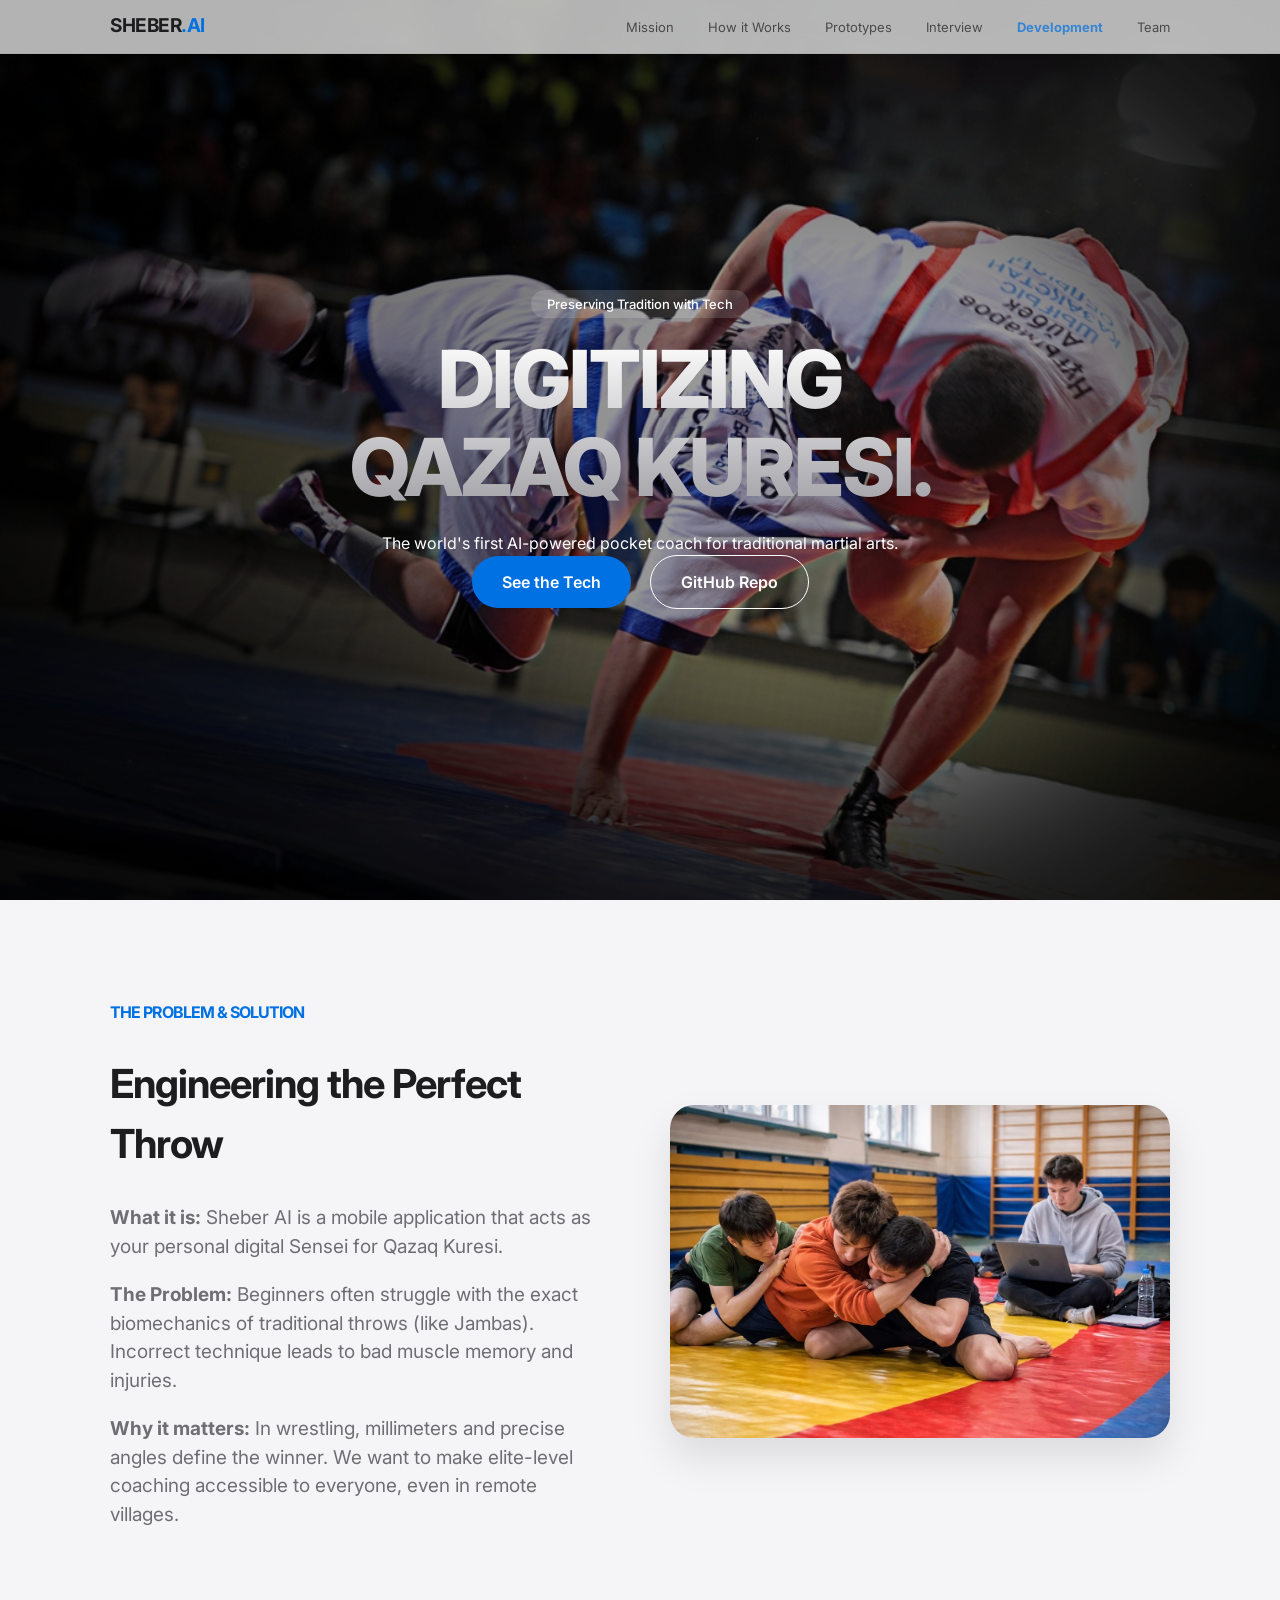
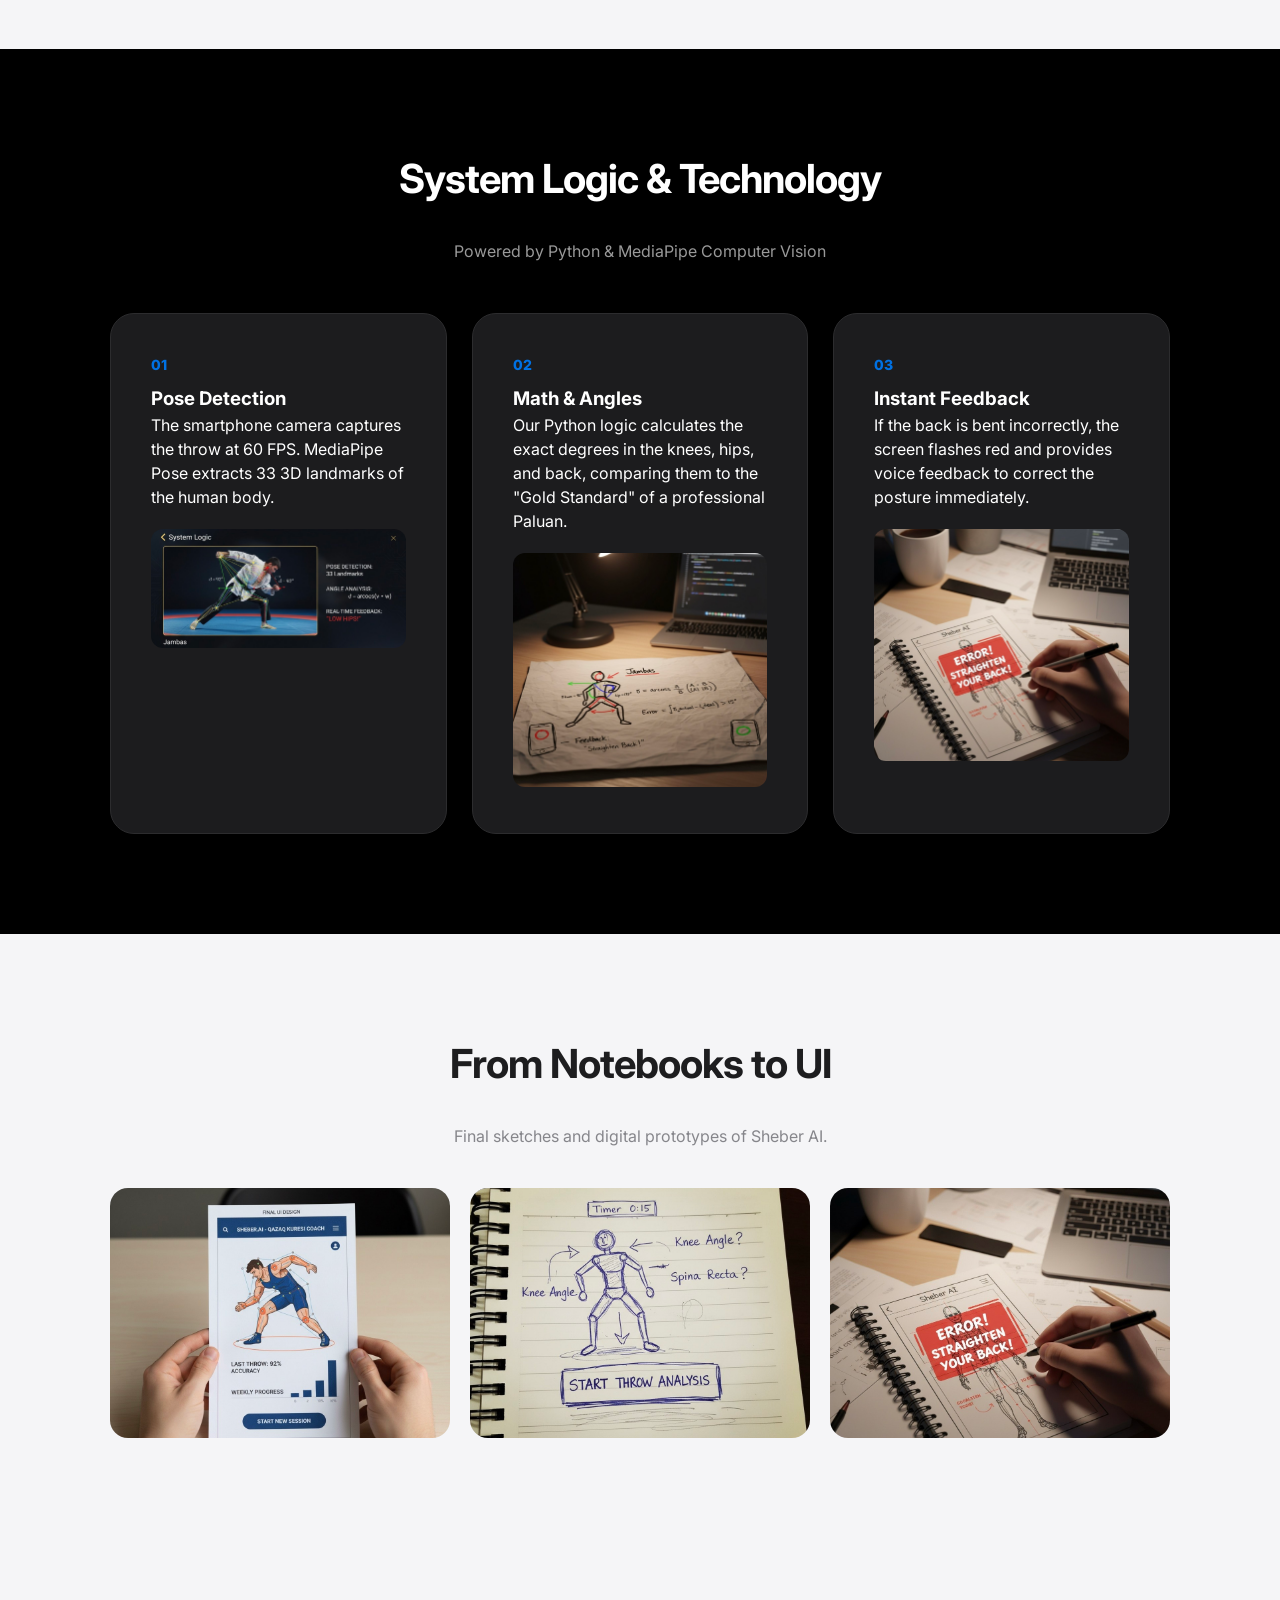
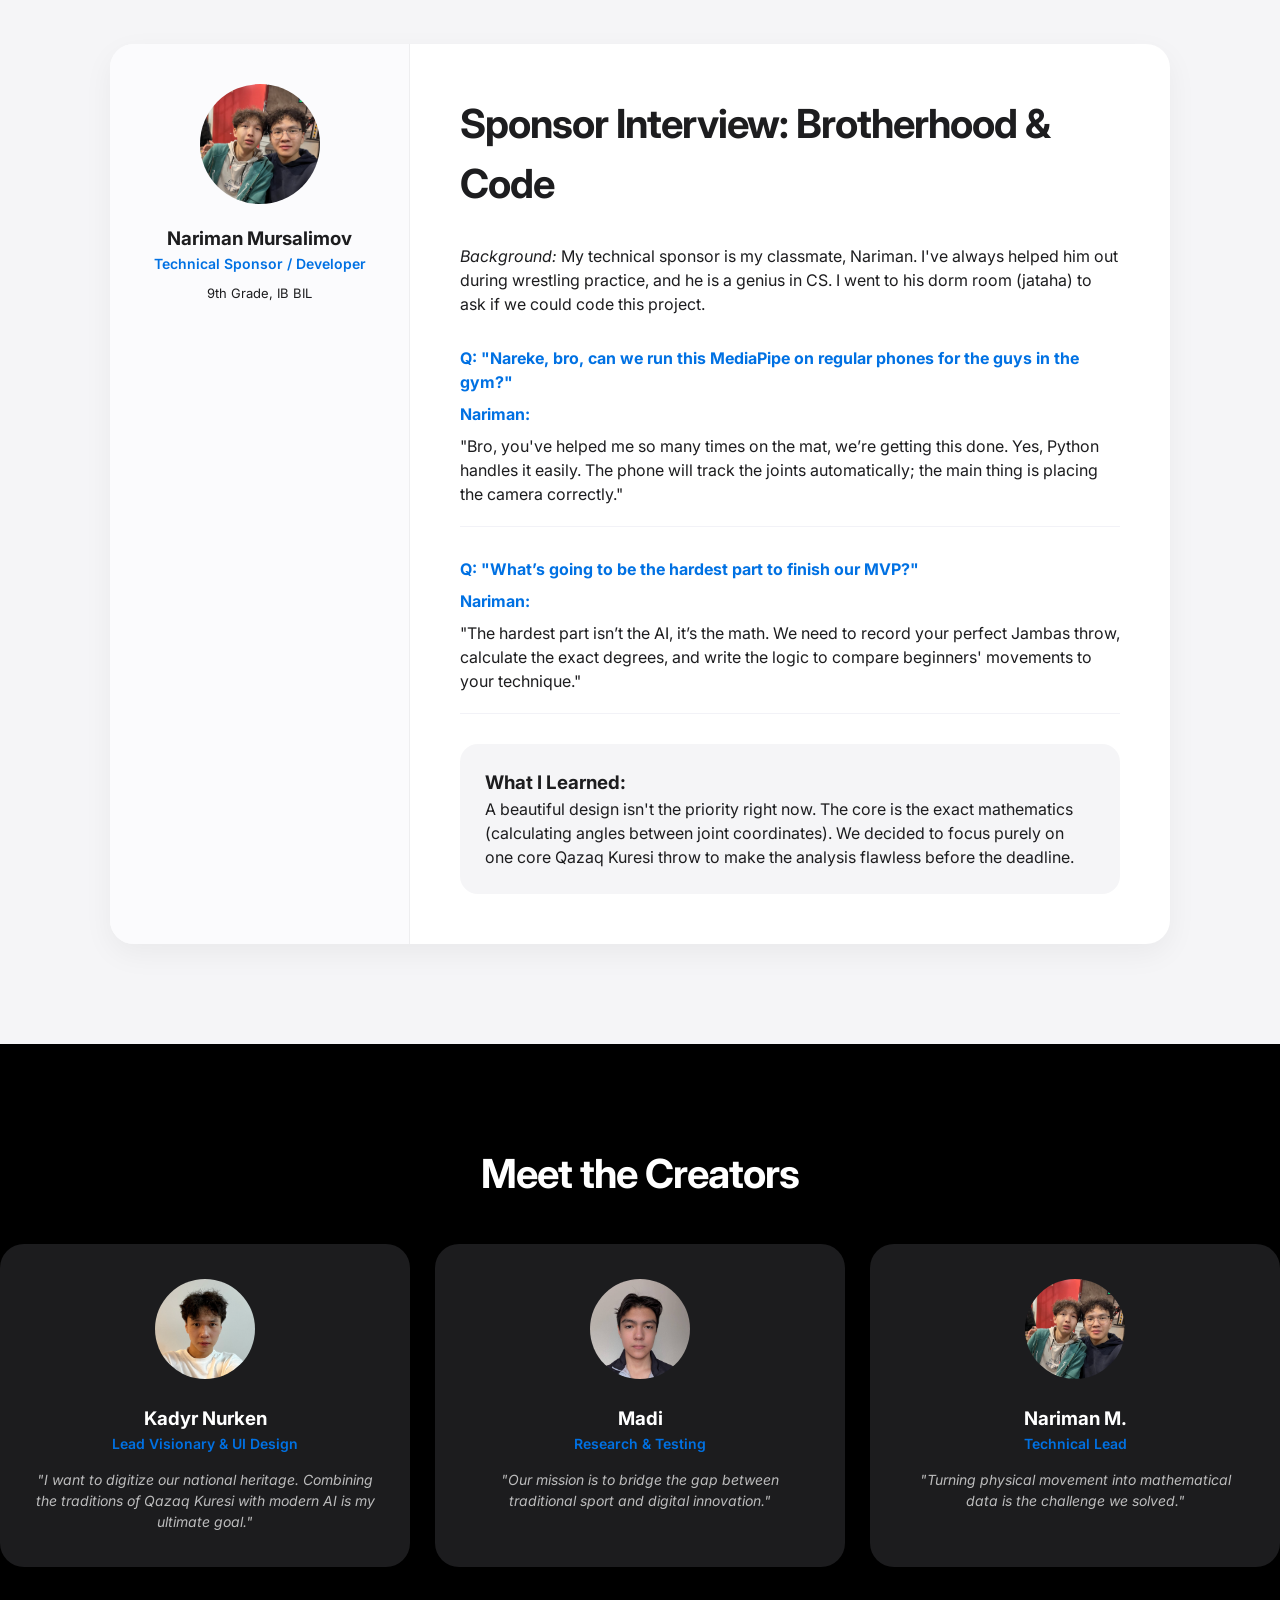
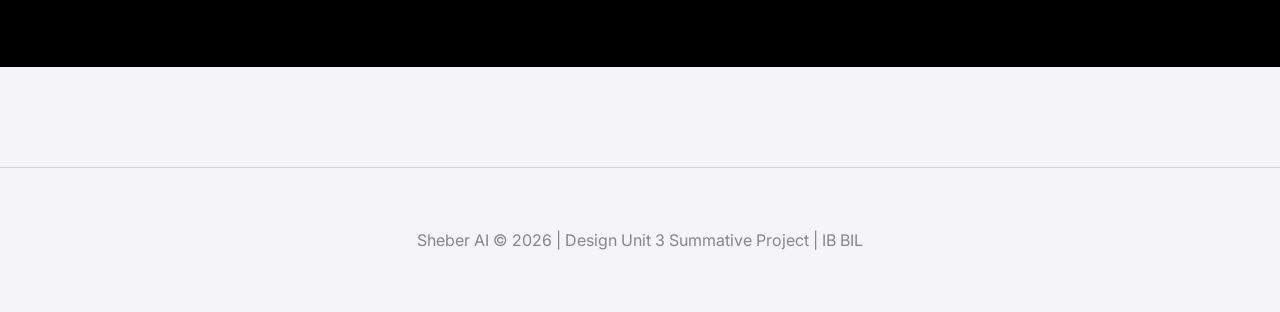
<file: index.html>
<!DOCTYPE html>
<html lang="en">
<head>
    <meta charset="UTF-8">
    <meta name="viewport" content="width=device-width, initial-scale=1.0">
    <title>Sheber AI | Digitizing Qazaq Kuresi</title>
    <link href="https://fonts.googleapis.com/css2?family=Inter:wght@300;400;600;800&display=swap" rel="stylesheet">
    <style>
        :root {
            --bg-color: #f5f5f7;
            --text-color: #1d1d1f;
            --accent-blue: #0071e3;
            --glass-bg: rgba(255, 255, 255, 0.7);
            --card-radius: 24px;
        }

        * {
            margin: 0;
            padding: 0;
            box-sizing: border-box;
            font-family: 'Inter', -apple-system, sans-serif;
        }

        body {
            background-color: var(--bg-color);
            color: var(--text-color);
            line-height: 1.5;
            -webkit-font-smoothing: antialiased;
        }

        /* Навигация Apple Style */
        .glass-nav {
            position: fixed;
            top: 0;
            width: 100%;
            background: var(--glass-bg);
            backdrop-filter: blur(20px);
            -webkit-backdrop-filter: blur(20px);
            border-bottom: 1px solid rgba(0,0,0,0.05);
            z-index: 1000;
        }

        .nav-content {
            max-width: 1100px;
            margin: 0 auto;
            padding: 12px 20px;
            display: flex;
            justify-content: space-between;
            align-items: center;
        }

        .logo { font-weight: 700; font-size: 19px; letter-spacing: -0.5px; }
        .logo span { color: var(--accent-blue); }
        .links a {
            text-decoration: none;
            color: var(--text-color);
            font-size: 13px;
            margin-left: 30px;
            opacity: 0.7;
            transition: 0.3s;
        }
        .links a:hover { opacity: 1; color: var(--accent-blue); }

        /* Hero Section */
        .hero-premium {
            height: 100vh;
            display: flex;
            align-items: center;
            justify-content: center;
            text-align: center;
            position: relative;
            background: #000;
            color: white;
            overflow: hidden;
        }

        .hero-bg {
            position: absolute;
            top: 0; left: 0; width: 100%; height: 100%;
            background-size: cover;
            background-position: center;
            opacity: 0.6;
        }

        .hero-inner { position: relative; z-index: 5; padding: 20px; }
        .badge { background: rgba(255,255,255,0.15); padding: 6px 16px; border-radius: 20px; font-size: 13px; font-weight: 500; }
        
        h1 { font-size: clamp(40px, 8vw, 80px); font-weight: 800; letter-spacing: -2px; line-height: 1.1; margin: 20px 0; }
        .gradient-text { background: linear-gradient(180deg, #fff 0%, #a1a1a6 100%); -webkit-background-clip: text; -webkit-text-fill-color: transparent; }

        .btn-main { background: var(--accent-blue); color: white; padding: 14px 30px; border-radius: 980px; text-decoration: none; font-weight: 600; margin-right: 15px; display: inline-block; }
        .btn-outline { border: 1px solid white; color: white; padding: 14px 30px; border-radius: 980px; text-decoration: none; font-weight: 600; display: inline-block; }

        /* Секции общие */
        section { padding: 100px 20px; max-width: 1100px; margin: 0 auto; }
        .container { width: 100%; }
        h2 { font-size: 40px; font-weight: 700; letter-spacing: -1px; margin-bottom: 30px; }
        
        /* Grid Problem/Solution */
        .grid-main { display: grid; grid-template-columns: 1fr 1fr; gap: 60px; align-items: center; }
        .text-block p { font-size: 19px; color: #6e6e73; margin-bottom: 20px; }
        .image-block img { width: 100%; border-radius: var(--card-radius); box-shadow: 0 20px 40px rgba(0,0,0,0.1); }

        /* Dark Section / Logic */
        .dark-section { background: #000; color: white; max-width: 100%; padding: 100px 0; }
        .white-text { color: white !important; }
        .center { text-align: center; }
        
        .logic-steps { display: grid; grid-template-columns: repeat(3, 1fr); gap: 25px; margin-top: 50px; padding: 0 20px; max-width: 1100px; margin-left: auto; margin-right: auto;}
        .l-card { background: #1c1c1e; padding: 40px; border-radius: var(--card-radius); transition: 0.3s; border: 1px solid #2c2c2e; }
        .l-card:hover { transform: translateY(-5px); background: #2c2c2e; }
        .step-num { color: var(--accent-blue); font-weight: 800; font-size: 14px; margin-bottom: 10px; }
        .tech-img { width: 100%; border-radius: 12px; margin-top: 20px; }

        /* Gallery */
        .gallery-premium { display: grid; grid-template-columns: repeat(3, 1fr); gap: 20px; margin-top: 40px; }
        .gallery-item img { width: 100%; border-radius: 18px; object-fit: cover; height: 250px; }
        .main-p { grid-column: span 1; }

        /* Sponsor Box (Interview) */
        .sponsor-box { background: white; border-radius: var(--card-radius); display: grid; grid-template-columns: 300px 1fr; overflow: hidden; box-shadow: 0 10px 30px rgba(0,0,0,0.05); }
        .sponsor-profile { background: #fbfbfd; padding: 40px; text-align: center; border-right: 1px solid rgba(0,0,0,0.05); }
        .sponsor-profile img { width: 120px; height: 120px; border-radius: 50%; margin-bottom: 15px; object-fit: cover;}
        .sponsor-text { padding: 50px; }
        .qa-block { margin-top: 30px; border-bottom: 1px solid #f2f2f7; padding-bottom: 20px; }
        .qa-block strong { color: var(--accent-blue); display: block; margin-bottom: 8px; }
        .learned-block { background: #f5f5f7; padding: 25px; border-radius: 18px; margin-top: 30px; }

        /* Team */
        .team-grid { display: grid; grid-template-columns: repeat(3, 1fr); gap: 25px; margin-top: 40px; }
        .team-card { background: #1c1c1e; padding: 35px; border-radius: var(--card-radius); text-align: center; }
        .team-card img { width: 100px; height: 100px; border-radius: 50%; margin-bottom: 20px; object-fit: cover; }
        .role { color: var(--accent-blue); font-weight: 600; font-size: 14px; margin-bottom: 10px; }
        .motivation { font-style: italic; font-size: 14px; opacity: 0.7; margin-top: 15px; }

        /* Animation */
        .reveal { opacity: 0; transform: translateY(30px); transition: 1s ease; }
        .reveal.active { opacity: 1; transform: translateY(0); }

        footer { text-align: center; padding: 60px; color: #86868b; border-top: 1px solid #d2d2d7; margin-top: 100px; }

        @media (max-width: 768px) {
            .grid-main, .logic-steps, .gallery-premium, .sponsor-box, .team-grid { grid-template-columns: 1fr !important; }
            h1 { font-size: 45px; }
        }
    </style>
</head>
<body>

    <nav class="glass-nav">
        <div class="nav-content">
            <div class="logo">SHEBER<span>.AI</span></div>
           <div class="links">
    <a href="#about">Mission</a>
    <a href="#logic">How it Works</a>
    <a href="#prototype">Prototypes</a>
    <a href="#sponsor">Interview</a>
    <a href="process.html" style="font-weight: bold; color: var(--accent-blue);">Development</a> <a href="#authors">Team</a>
</div>
        </div>
    </nav>

    <header class="hero-premium">
        <div class="hero-bg" style="background-image: url('kazakh kuresi 1.jpg');"></div>
        <div class="hero-inner">
            <span class="badge">Preserving Tradition with Tech</span>
            <h1 class="gradient-text">DIGITIZING<br>QAZAQ KURESI.</h1>
            <p>The world's first AI-powered pocket coach for traditional martial arts.</p>
            <div class="hero-cta">
                <a href="#logic" class="btn-main">See the Tech</a>
                <a href="https://github.com/kadurnurken-maker/sheber-ai" class="btn-outline">GitHub Repo</a>
            </div>
        </div>
    </header>

    <section id="about" class="reveal">
        <div class="container grid-main">
            <div class="text-block">
                <h2 style="font-size: 16px; color: var(--accent-blue); text-transform: uppercase;">The Problem & Solution</h2>
                <h2>Engineering the Perfect Throw</h2>
                <p><strong>What it is:</strong> Sheber AI is a mobile application that acts as your personal digital Sensei for Qazaq Kuresi.</p>
                <p><strong>The Problem:</strong> Beginners often struggle with the exact biomechanics of traditional throws (like Jambas). Incorrect technique leads to bad muscle memory and injuries.</p>
                <p><strong>Why it matters:</strong> In wrestling, millimeters and precise angles define the winner. We want to make elite-level coaching accessible to everyone, even in remote villages.</p>
            </div>
            <div class="image-block">
                <img src="IMG_4762.JPG" alt="Training Process on Tatami">
            </div>
        </div>
    </section>

    <section id="logic" class="dark-section">
        <div class="container">
            <h2 class="center white-text">System Logic & Technology</h2>
            <p class="center white-text" style="opacity: 0.6;">Powered by Python & MediaPipe Computer Vision</p>
            
            <div class="logic-steps">
                <div class="l-card reveal">
                    <div class="step-num">01</div>
                    <h3>Pose Detection</h3>
                    <p>The smartphone camera captures the throw at 60 FPS. MediaPipe Pose extracts 33 3D landmarks of the human body.</p>
                    <img src="IMG_4757.jpg" alt="AI Tracking" class="tech-img">
                </div>
                <div class="l-card reveal">
                    <div class="step-num">02</div>
                    <h3>Math & Angles</h3>
                    <p>Our Python logic calculates the exact degrees in the knees, hips, and back, comparing them to the "Gold Standard" of a professional Paluan.</p>
                    <img src="IMG_4758.jpg" alt="Angle Math" class="tech-img">
                </div>
                <div class="l-card reveal">
                    <div class="step-num">03</div>
                    <h3>Instant Feedback</h3>
                    <p>If the back is bent incorrectly, the screen flashes red and provides voice feedback to correct the posture immediately.</p>
                    <img src="IMG_4760.jpg" alt="Instant Feedback UI" class="tech-img">
                </div>
            </div>
        </div>
    </section>

    <section id="prototype" class="reveal">
        <div class="container">
            <h2 class="center">From Notebooks to UI</h2>
            <p class="center" style="color: #86868b; margin-bottom: 30px;">Final sketches and digital prototypes of Sheber AI.</p>
            <div class="gallery-premium">
                <div class="gallery-item main-p"><img src="IMG_4759.jpg" alt="Final UI App Design"></div>
                <div class="gallery-item"><img src="IMG_4763.jpg" alt="Initial Concept Sketch"></div>
                <div class="gallery-item"><img src="IMG_4760.jpg" alt="Feedback Screen Sketch"></div>
            </div>
        </div>
    </section>

    <section id="sponsor" class="reveal">
        <div class="container">
            <div class="sponsor-box">
                <div class="sponsor-profile">
                    <img src="IMG_3914.JPG" alt="Nariman Mursalimov">
                    <h3>Nariman Mursalimov</h3>
                    <p class="role">Technical Sponsor / Developer</p>
                    <p style="font-size: 13px;">9th Grade, IB BIL</p>
                </div>
                <div class="sponsor-text">
                    <h2>Sponsor Interview: Brotherhood & Code</h2>
                    <p><em>Background:</em> My technical sponsor is my classmate, Nariman. I've always helped him out during wrestling practice, and he is a genius in CS. I went to his dorm room (jataha) to ask if we could code this project.</p>
                    
                    <div class="qa-block">
                        <p><strong>Q: "Nareke, bro, can we run this MediaPipe on regular phones for the guys in the gym?"</strong></p>
                        <p><strong>Nariman:</strong> "Bro, you've helped me so many times on the mat, we’re getting this done. Yes, Python handles it easily. The phone will track the joints automatically; the main thing is placing the camera correctly."</p>
                    </div>
                    
                    <div class="qa-block">
                        <p><strong>Q: "What’s going to be the hardest part to finish our MVP?"</strong></p>
                        <p><strong>Nariman:</strong> "The hardest part isn’t the AI, it’s the math. We need to record your perfect Jambas throw, calculate the exact degrees, and write the logic to compare beginners' movements to your technique."</p>
                    </div>

                    <div class="learned-block">
                        <h3>What I Learned:</h3>
                        <p>A beautiful design isn't the priority right now. The core is the exact mathematics (calculating angles between joint coordinates). We decided to focus purely on one core Qazaq Kuresi throw to make the analysis flawless before the deadline.</p>
                    </div>
                </div>
            </div>
        </div>
    </section>

    <section id="authors" class="dark-section">
        <div class="container">
            <h2 class="center white-text">Meet the Creators</h2>
            <div class="team-grid">
                <div class="team-card reveal">
                    <img src="IMG_4383.jpg" alt="Author">
                    <h3>Kadyr Nurken</h3>
                    <p class="role">Lead Visionary & UI Design</p>
                    <p class="motivation">"I want to digitize our national heritage. Combining the traditions of Qazaq Kuresi with modern AI is my ultimate goal."</p>
                </div>
                <div class="team-card reveal">
                    <img src="IMG_6C34CCD4B9FD-4.jpeg" alt="Author">
                    <h3>Madi</h3>
                    <p class="role">Research & Testing</p>
                    <p class="motivation">"Our mission is to bridge the gap between traditional sport and digital innovation."</p>
                </div>
                <div class="team-card reveal">
                    <img src="IMG_3914.JPG" alt="Sponsor">
                    <h3>Nariman M.</h3>
                    <p class="role">Technical Lead</p>
                    <p class="motivation">"Turning physical movement into mathematical data is the challenge we solved."</p>
                </div>
            </div>
        </div>
    </section>

    <footer>
        <p>Sheber AI © 2026 | Design Unit 3 Summative Project | IB BIL</p>
    </footer>

    <script>
        // Анимация при скролле
        const observer = new IntersectionObserver((entries) => {
            entries.forEach(entry => {
                if (entry.isIntersecting) {
                    entry.target.classList.add('active');
                }
            });
        }, { threshold: 0.1 });
        
        document.querySelectorAll('.reveal').forEach(el => observer.observe(el));
    </script>
</body>
</html>
</file>
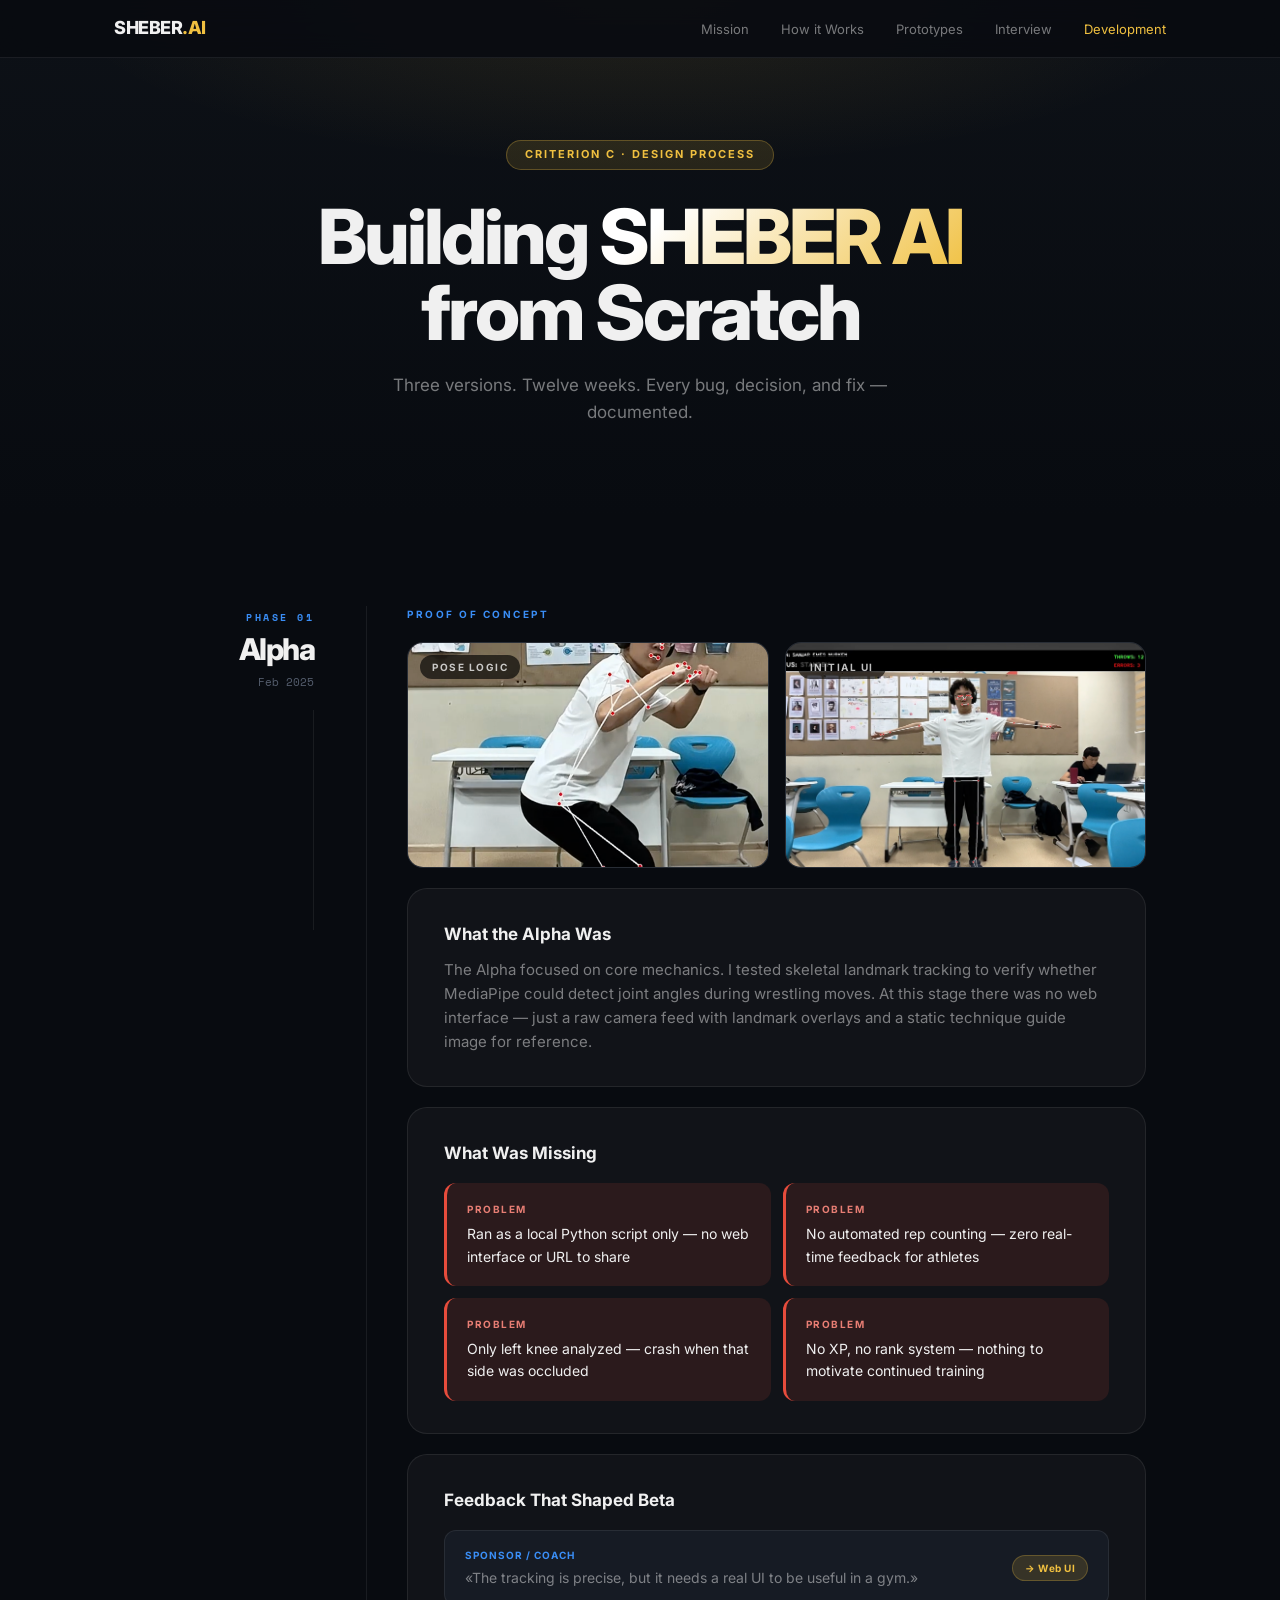
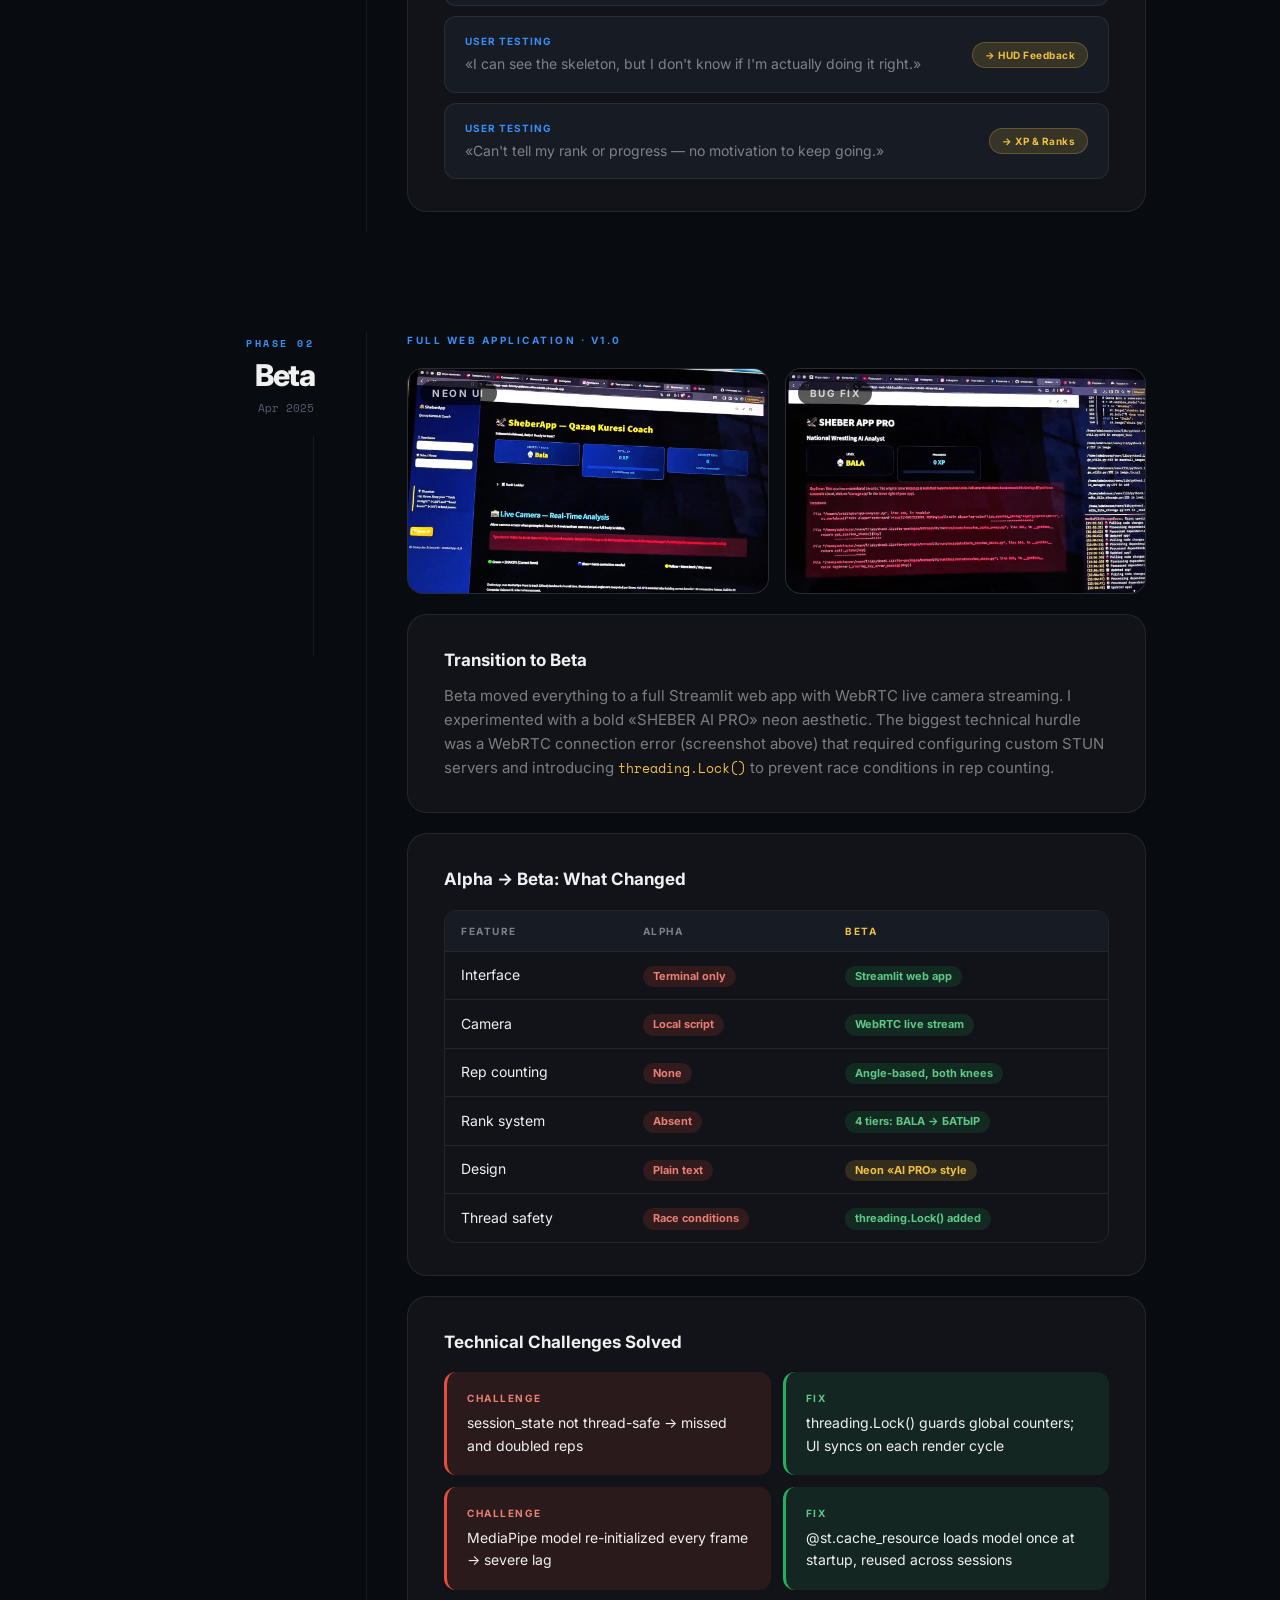
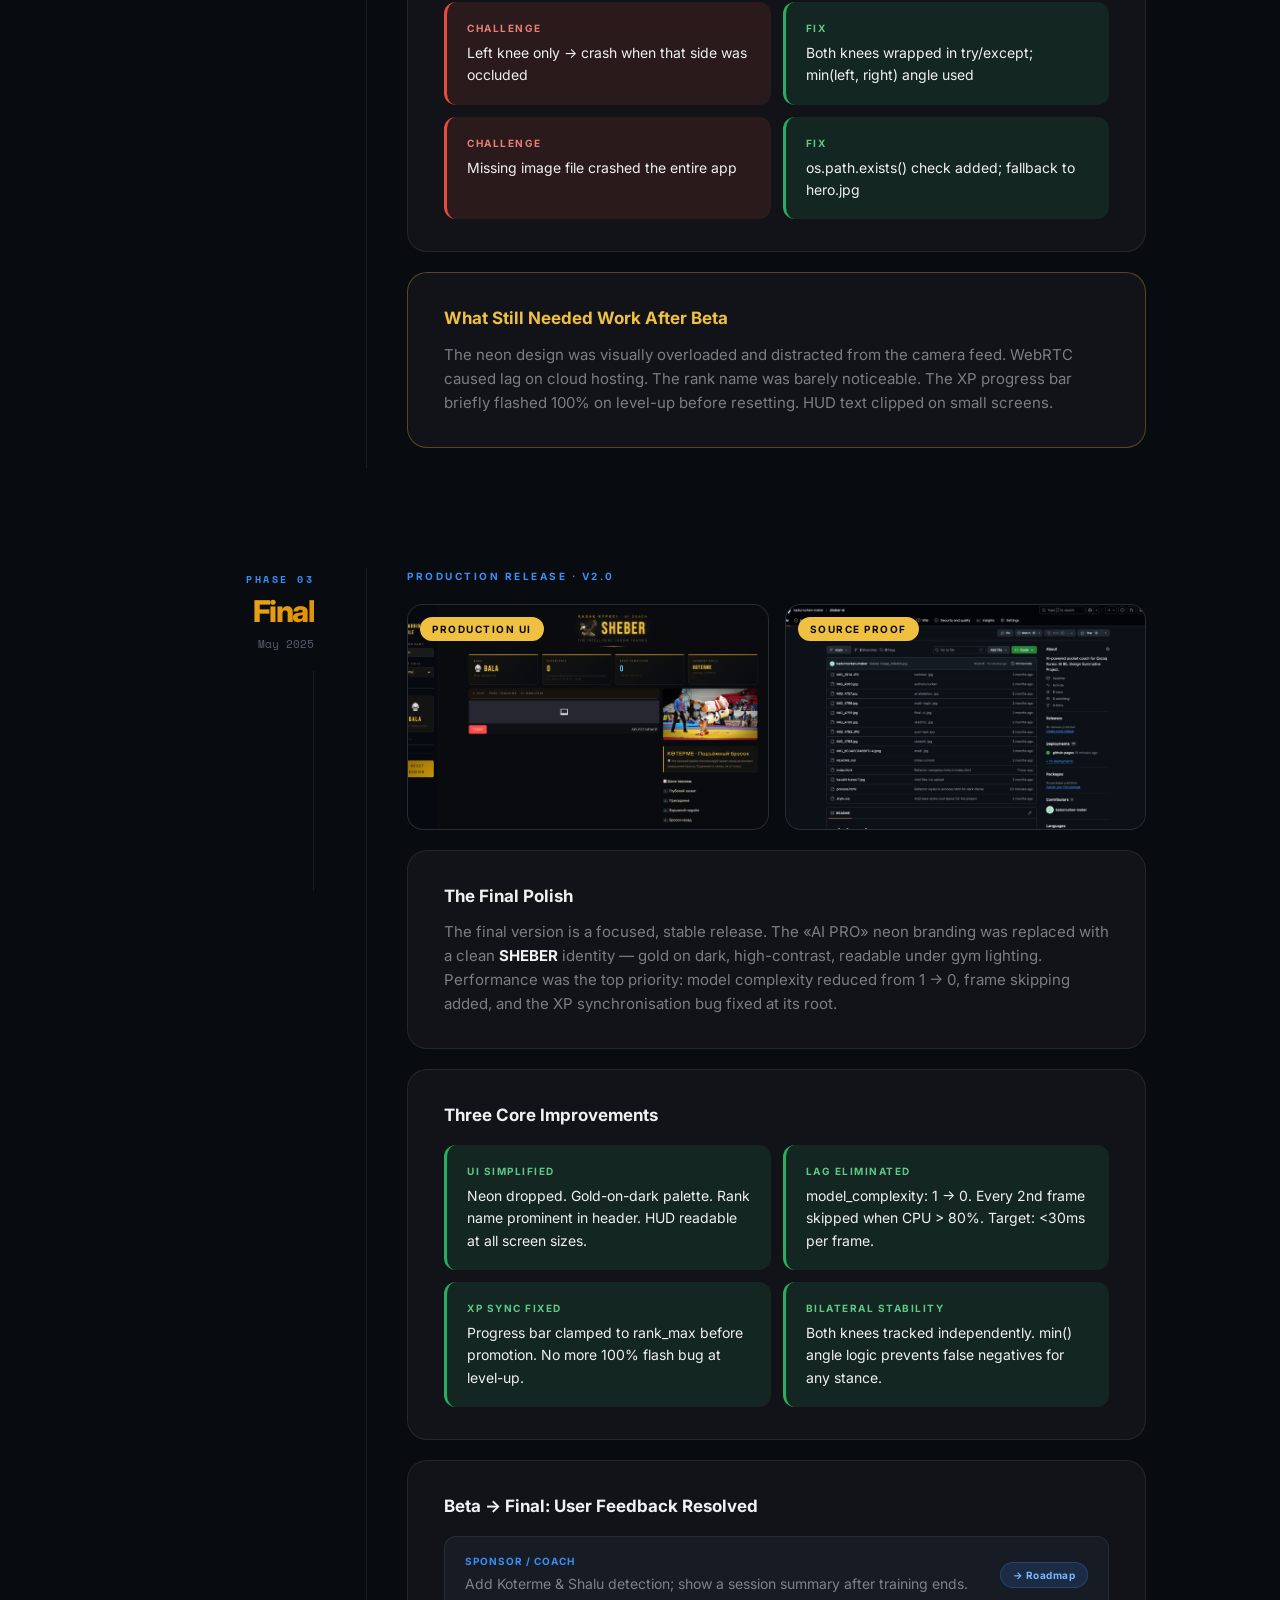
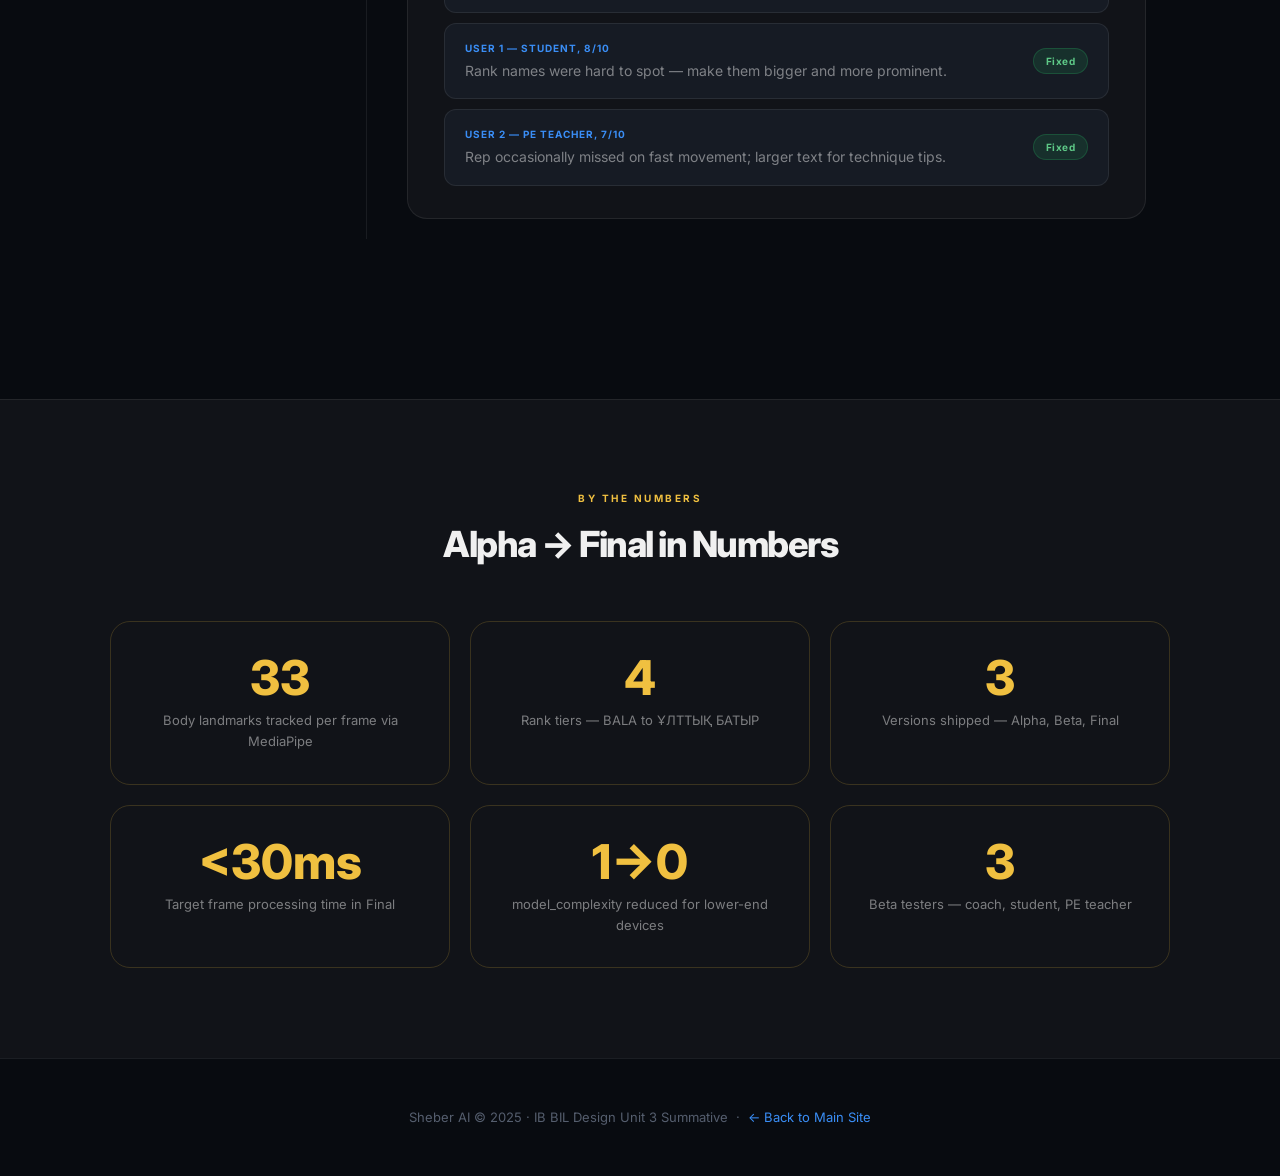
<file: process.html>
<!DOCTYPE html>
<html lang="en">
<head>
<meta charset="UTF-8">
<meta name="viewport" content="width=device-width, initial-scale=1.0">
<title>Development Process | Sheber AI</title>
<link href="https://fonts.googleapis.com/css2?family=Inter:wght@300;400;600;800&family=Space+Mono:wght@400;700&display=swap" rel="stylesheet">
<style>
  :root {
    --bg:     #080b10;
    --card:   #111318;
    --card2:  #161b24;
    --border: rgba(255,255,255,0.08);
    --text:   #f0f0f0;
    --muted:  rgba(255,255,255,0.45);
    --accent: #3a8ef6;
    --gold:   #f0c040;
    --green:  #27ae60;
    --red:    #e74c3c;
    --radius: 20px;
  }

  *, *::before, *::after { margin: 0; padding: 0; box-sizing: border-box; }

  body {
    background: var(--bg);
    color: var(--text);
    font-family: 'Inter', -apple-system, sans-serif;
    line-height: 1.6;
    -webkit-font-smoothing: antialiased;
  }

  /* ── NAV ── */
  .glass-nav {
    position: fixed; top: 0; width: 100%; z-index: 1000;
    background: rgba(8,11,16,0.88);
    backdrop-filter: blur(20px);
    -webkit-backdrop-filter: blur(20px);
    border-bottom: 1px solid var(--border);
  }
  .nav-content {
    max-width: 1100px; margin: 0 auto;
    padding: 14px 24px;
    display: flex; justify-content: space-between; align-items: center;
  }
  .logo { font-weight: 800; font-size: 18px; letter-spacing: -0.5px; text-decoration: none; color: var(--text); }
  .logo span { color: var(--gold); }
  .links a { text-decoration: none; color: var(--muted); font-size: 13px; margin-left: 28px; transition: color 0.2s; }
  .links a:hover { color: var(--text); }
  .links a.active { color: var(--gold); }

  /* ── HERO ── */
  .process-hero {
    padding: 140px 24px 90px;
    background: linear-gradient(180deg, #0d1117 0%, var(--bg) 100%);
    text-align: center; position: relative; overflow: hidden;
  }
  .process-hero::before {
    content: ''; position: absolute; inset: 0;
    background: radial-gradient(ellipse 70% 50% at 50% 0%, rgba(240,192,64,0.10) 0%, transparent 65%);
    pointer-events: none;
  }
  .hero-chip {
    display: inline-block;
    background: rgba(240,192,64,0.12); border: 1px solid rgba(240,192,64,0.28); color: var(--gold);
    padding: 5px 18px; border-radius: 100px;
    font-size: 11px; font-weight: 700; letter-spacing: 2px; text-transform: uppercase;
    margin-bottom: 28px;
  }
  .process-hero h1 {
    font-size: clamp(40px, 7vw, 76px); font-weight: 800; letter-spacing: -3px; line-height: 1.0; margin-bottom: 22px;
  }
  .process-hero h1 em {
    font-style: normal;
    background: linear-gradient(135deg, #fff 20%, var(--gold) 100%);
    -webkit-background-clip: text; -webkit-text-fill-color: transparent;
  }
  .process-hero p { font-size: 17px; color: var(--muted); max-width: 520px; margin: 0 auto; }

  /* ── TIMELINE ── */
  .timeline { max-width: 1060px; margin: 0 auto; padding: 90px 24px 60px; }

  /* ── PHASE ROW ── */
  .phase {
    display: grid; grid-template-columns: 180px 1fr; gap: 52px;
    margin-bottom: 100px;
    opacity: 0; transform: translateY(36px);
    transition: opacity 0.75s ease, transform 0.75s ease;
  }
  .phase.visible { opacity: 1; transform: translateY(0); }

  .phase-meta { text-align: right; padding-top: 4px; }
  .phase-num {
    font-family: 'Space Mono', monospace;
    font-size: 10px; font-weight: 700; letter-spacing: 2.5px; text-transform: uppercase;
    color: var(--accent); margin-bottom: 8px;
  }
  .phase-title {
    font-size: 30px; font-weight: 800; letter-spacing: -1.5px;
    color: var(--text); line-height: 1; margin-bottom: 10px;
  }
  .phase-title.gold {
    background: linear-gradient(135deg, var(--gold), #e09000);
    -webkit-background-clip: text; -webkit-text-fill-color: transparent;
  }
  .phase-date { font-family: 'Space Mono', monospace; font-size: 11px; color: #555e6e; }
  .phase-meta::after {
    content: ''; display: block;
    width: 1px; background: rgba(255,255,255,0.07);
    height: 220px; margin: 18px 0 0 auto;
  }

  .phase-body { border-left: 1px solid rgba(255,255,255,0.07); padding-left: 40px; }
  .eyebrow {
    font-size: 10px; font-weight: 700; letter-spacing: 2.5px; text-transform: uppercase;
    color: var(--accent); margin-bottom: 20px;
  }

  /* ── CARD ── */
  .card {
    background: var(--card); border: 1px solid var(--border);
    border-radius: var(--radius); padding: 32px 36px; margin-bottom: 20px;
  }
  .card h3 { font-size: 17px; font-weight: 700; color: var(--text); margin-bottom: 10px; }
  .card p  { font-size: 15px; color: var(--muted); }
  .card.gold-border { border-color: rgba(240,192,64,0.30); }
  .card.gold-border h3 { color: var(--gold); }
  .card.mt { margin-top: 20px; }

  /* ── PHOTO GRID ── */
  .photo-grid {
    display: grid; grid-template-columns: 1fr 1fr;
    gap: 16px; margin-bottom: 20px;
  }
  .photo-slot {
    position: relative; border-radius: 16px; overflow: hidden;
    background: var(--card2); border: 1px solid var(--border);
    aspect-ratio: 16/10;
  }
  .photo-slot img {
    width: 100%; height: 100%;
    object-fit: cover; display: block;
  }
  .photo-label {
    position: absolute; top: 12px; left: 12px;
    font-size: 10px; font-weight: 700; letter-spacing: 1.5px; text-transform: uppercase;
    padding: 4px 12px; border-radius: 100px;
  }
  .dark-chip { background: rgba(0,0,0,0.65); color: rgba(255,255,255,0.75); }
  .gold-chip { background: var(--gold); color: #080b10; }

  /* ── PROBLEM / FIX GRID ── */
  .pf-grid { display: grid; grid-template-columns: 1fr 1fr; gap: 12px; margin-top: 16px; }
  .pf-item { border-radius: 12px; padding: 18px 20px; font-size: 14px; color: var(--text); }
  .pf-item strong {
    display: block; font-size: 10px; letter-spacing: 1.5px;
    text-transform: uppercase; margin-bottom: 6px; font-weight: 700;
  }
  .pf-item.prob { background: rgba(231,76,60,0.12); border-left: 3px solid var(--red); }
  .pf-item.prob strong { color: #e87e74; }
  .pf-item.fix  { background: rgba(39,174,96,0.12); border-left: 3px solid var(--green); }
  .pf-item.fix  strong { color: #5ec987; }

  /* ── FEEDBACK LIST ── */
  .fb-list { display: flex; flex-direction: column; gap: 10px; margin-top: 16px; }
  .fb-row {
    background: var(--card2); border: 1px solid var(--border);
    border-radius: 12px; padding: 16px 20px;
    display: grid; grid-template-columns: 1fr auto; align-items: center; gap: 16px;
  }
  .fb-who { font-size: 10px; font-weight: 700; letter-spacing: 1px; text-transform: uppercase; color: var(--accent); margin-bottom: 4px; }
  .fb-quote { font-size: 14px; color: var(--muted); }
  .fb-tag {
    font-size: 10px; font-weight: 700; letter-spacing: 0.5px;
    padding: 4px 12px; border-radius: 100px; white-space: nowrap;
  }
  .fb-tag.yellow { background: rgba(240,192,64,0.15); color: var(--gold); border: 1px solid rgba(240,192,64,0.25); }
  .fb-tag.blue   { background: rgba(58,142,246,0.15); color: #7ab8ff; border: 1px solid rgba(58,142,246,0.25); }
  .fb-tag.green  { background: rgba(39,174,96,0.15);  color: #5ec987; border: 1px solid rgba(39,174,96,0.25); }

  /* ── COMPARE TABLE ── */
  .compare-wrap { margin-top: 16px; border-radius: 12px; overflow: hidden; border: 1px solid var(--border); }
  .compare-table { width: 100%; border-collapse: collapse; font-size: 14px; }
  .compare-table th {
    background: var(--card2); color: var(--muted); padding: 12px 16px; text-align: left;
    font-size: 10px; font-weight: 700; letter-spacing: 1.5px; text-transform: uppercase;
  }
  .compare-table th.col-final { color: var(--gold); }
  .compare-table td { padding: 12px 16px; color: var(--text); border-top: 1px solid var(--border); }
  .compare-table tr:hover td { background: rgba(255,255,255,0.02); }
  .tag { display: inline-block; padding: 2px 10px; border-radius: 100px; font-size: 11px; font-weight: 700; }
  .tag.bad  { background: rgba(231,76,60,0.15);  color: #e87e74; }
  .tag.ok   { background: rgba(240,192,64,0.15); color: var(--gold); }
  .tag.good { background: rgba(39,174,96,0.15);  color: #5ec987; }

  /* ── STATS ── */
  .stats-section { padding: 90px 24px; background: var(--card); border-top: 1px solid var(--border); }
  .stats-inner { max-width: 1060px; margin: 0 auto; }
  .stats-eyebrow { font-size: 10px; font-weight: 700; letter-spacing: 2.5px; text-transform: uppercase; color: var(--gold); text-align: center; margin-bottom: 10px; }
  .stats-title { font-size: 36px; font-weight: 800; letter-spacing: -1.5px; color: var(--text); text-align: center; margin-bottom: 48px; }
  .stats-grid { display: grid; grid-template-columns: repeat(3,1fr); gap: 20px; }
  .stat-card {
    border: 1px solid rgba(240,192,64,0.18); border-radius: var(--radius);
    padding: 32px; text-align: center; transition: border-color 0.25s;
  }
  .stat-card:hover { border-color: rgba(240,192,64,0.55); }
  .stat-num   { font-size: 48px; font-weight: 800; color: var(--gold); line-height: 1; }
  .stat-label { font-size: 13px; color: var(--muted); margin-top: 8px; }

  /* ── FOOTER ── */
  footer {
    text-align: center; padding: 48px 24px;
    border-top: 1px solid var(--border);
    font-size: 13px; color: #555e6e;
  }
  footer a { color: var(--accent); text-decoration: none; }

  /* ── RESPONSIVE ── */
  @media (max-width: 740px) {
    .phase              { grid-template-columns: 1fr; gap: 16px; }
    .phase-meta         { text-align: left; }
    .phase-meta::after  { display: none; }
    .phase-body         { border-left: none; padding-left: 0; }
    .pf-grid            { grid-template-columns: 1fr; }
    .photo-grid         { grid-template-columns: 1fr; }
    .stats-grid         { grid-template-columns: 1fr 1fr; }
  }
</style>
</head>
<body>

<!-- NAV -->
<nav class="glass-nav">
  <div class="nav-content">
    <a href="index.html" class="logo">SHEBER<span>.AI</span></a>
    <div class="links">
      <a href="index.html#about">Mission</a>
      <a href="index.html#logic">How it Works</a>
      <a href="index.html#prototype">Prototypes</a>
      <a href="index.html#sponsor">Interview</a>
      <a href="process.html" class="active">Development</a>
    </div>
  </div>
</nav>

<!-- HERO -->
<header class="process-hero">
  <div class="hero-chip">Criterion C · Design Process</div>
  <h1>Building <em>SHEBER AI</em><br>from Scratch</h1>
  <p>Three versions. Twelve weeks. Every bug, decision, and fix — documented.</p>
</header>

<!-- TIMELINE -->
<div class="timeline">

  <!-- ═══ PHASE 01 — ALPHA ═══ -->
  <div class="phase" id="phase-alpha">
    <div class="phase-meta">
      <div class="phase-num">Phase 01</div>
      <div class="phase-title">Alpha</div>
      <div class="phase-date">Feb 2025</div>
    </div>
    <div class="phase-body">
      <div class="eyebrow">Proof of Concept</div>

      <div class="photo-grid">
        <div class="photo-slot">
          <img src="image_1e931f.png" alt="Alpha — MediaPipe skeleton tracking">
          <div class="photo-label dark-chip">Pose Logic</div>
        </div>
        <div class="photo-slot">
          <img src="image_1e9e64.png" alt="Alpha — Initial interface with guide">
          <div class="photo-label dark-chip">Initial UI</div>
        </div>
      </div>

      <div class="card">
        <h3>What the Alpha Was</h3>
        <p>The Alpha focused on core mechanics. I tested skeletal landmark tracking to verify whether MediaPipe could detect joint angles during wrestling moves. At this stage there was no web interface — just a raw camera feed with landmark overlays and a static technique guide image for reference.</p>
      </div>

      <div class="card mt">
        <h3>What Was Missing</h3>
        <div class="pf-grid">
          <div class="pf-item prob"><strong>Problem</strong>Ran as a local Python script only — no web interface or URL to share</div>
          <div class="pf-item prob"><strong>Problem</strong>No automated rep counting — zero real-time feedback for athletes</div>
          <div class="pf-item prob"><strong>Problem</strong>Only left knee analyzed — crash when that side was occluded</div>
          <div class="pf-item prob"><strong>Problem</strong>No XP, no rank system — nothing to motivate continued training</div>
        </div>
      </div>

      <div class="card mt">
        <h3>Feedback That Shaped Beta</h3>
        <div class="fb-list">
          <div class="fb-row">
            <div><div class="fb-who">Sponsor / Coach</div><div class="fb-quote">«The tracking is precise, but it needs a real UI to be useful in a gym.»</div></div>
            <div class="fb-tag yellow">→ Web UI</div>
          </div>
          <div class="fb-row">
            <div><div class="fb-who">User Testing</div><div class="fb-quote">«I can see the skeleton, but I don't know if I'm actually doing it right.»</div></div>
            <div class="fb-tag yellow">→ HUD Feedback</div>
          </div>
          <div class="fb-row">
            <div><div class="fb-who">User Testing</div><div class="fb-quote">«Can't tell my rank or progress — no motivation to keep going.»</div></div>
            <div class="fb-tag yellow">→ XP & Ranks</div>
          </div>
        </div>
      </div>
    </div>
  </div>

  <!-- ═══ PHASE 02 — BETA ═══ -->
  <div class="phase" id="phase-beta">
    <div class="phase-meta">
      <div class="phase-num">Phase 02</div>
      <div class="phase-title">Beta</div>
      <div class="phase-date">Apr 2025</div>
    </div>
    <div class="phase-body">
      <div class="eyebrow">Full Web Application · v1.0</div>

      <div class="photo-grid">
        <div class="photo-slot">
          <img src="image_3e0934.png" alt="Beta — Neon AI PRO design">
          <div class="photo-label dark-chip">Neon UI</div>
        </div>
        <div class="photo-slot">
          <img src="image_3e6e6d.png" alt="Beta — WebRTC connection error being debugged">
          <div class="photo-label dark-chip">Bug Fix</div>
        </div>
      </div>

      <div class="card">
        <h3>Transition to Beta</h3>
        <p>Beta moved everything to a full Streamlit web app with WebRTC live camera streaming. I experimented with a bold «SHEBER AI PRO» neon aesthetic. The biggest technical hurdle was a WebRTC connection error (screenshot above) that required configuring custom STUN servers and introducing <code style="font-family:'Space Mono',monospace;font-size:13px;color:var(--gold);">threading.Lock()</code> to prevent race conditions in rep counting.</p>
      </div>

      <div class="card mt">
        <h3>Alpha → Beta: What Changed</h3>
        <div class="compare-wrap">
          <table class="compare-table">
            <thead>
              <tr>
                <th>Feature</th>
                <th>Alpha</th>
                <th class="col-final">Beta</th>
              </tr>
            </thead>
            <tbody>
              <tr><td>Interface</td><td><span class="tag bad">Terminal only</span></td><td><span class="tag good">Streamlit web app</span></td></tr>
              <tr><td>Camera</td><td><span class="tag bad">Local script</span></td><td><span class="tag good">WebRTC live stream</span></td></tr>
              <tr><td>Rep counting</td><td><span class="tag bad">None</span></td><td><span class="tag good">Angle-based, both knees</span></td></tr>
              <tr><td>Rank system</td><td><span class="tag bad">Absent</span></td><td><span class="tag good">4 tiers: BALA → БАТЫР</span></td></tr>
              <tr><td>Design</td><td><span class="tag bad">Plain text</span></td><td><span class="tag ok">Neon «AI PRO» style</span></td></tr>
              <tr><td>Thread safety</td><td><span class="tag bad">Race conditions</span></td><td><span class="tag good">threading.Lock() added</span></td></tr>
            </tbody>
          </table>
        </div>
      </div>

      <div class="card mt">
        <h3>Technical Challenges Solved</h3>
        <div class="pf-grid">
          <div class="pf-item prob"><strong>Challenge</strong>session_state not thread-safe → missed and doubled reps</div>
          <div class="pf-item fix"><strong>Fix</strong>threading.Lock() guards global counters; UI syncs on each render cycle</div>
          <div class="pf-item prob"><strong>Challenge</strong>MediaPipe model re-initialized every frame → severe lag</div>
          <div class="pf-item fix"><strong>Fix</strong>@st.cache_resource loads model once at startup, reused across sessions</div>
          <div class="pf-item prob"><strong>Challenge</strong>Left knee only → crash when that side was occluded</div>
          <div class="pf-item fix"><strong>Fix</strong>Both knees wrapped in try/except; min(left, right) angle used</div>
          <div class="pf-item prob"><strong>Challenge</strong>Missing image file crashed the entire app</div>
          <div class="pf-item fix"><strong>Fix</strong>os.path.exists() check added; fallback to hero.jpg</div>
        </div>
      </div>

      <div class="card gold-border mt">
        <h3>What Still Needed Work After Beta</h3>
        <p>The neon design was visually overloaded and distracted from the camera feed. WebRTC caused lag on cloud hosting. The rank name was barely noticeable. The XP progress bar briefly flashed 100% on level-up before resetting. HUD text clipped on small screens.</p>
      </div>
    </div>
  </div>

  <!-- ═══ PHASE 03 — FINAL ═══ -->
  <div class="phase" id="phase-final">
    <div class="phase-meta">
      <div class="phase-num">Phase 03</div>
      <div class="phase-title gold">Final</div>
      <div class="phase-date">May 2025</div>
    </div>
    <div class="phase-body">
      <div class="eyebrow">Production Release · v2.0</div>

      <div class="photo-grid">
        <div class="photo-slot">
          <img src="image_1249d6.png" alt="Final — Clean gold-on-dark production UI">
          <div class="photo-label gold-chip">Production UI</div>
        </div>
        <div class="photo-slot">
          <img src="image_124cbb.png" alt="Final — GitHub repository proof">
          <div class="photo-label gold-chip">Source Proof</div>
        </div>
      </div>

      <div class="card">
        <h3>The Final Polish</h3>
        <p>The final version is a focused, stable release. The «AI PRO» neon branding was replaced with a clean <strong style="color:var(--text);">SHEBER</strong> identity — gold on dark, high-contrast, readable under gym lighting. Performance was the top priority: model complexity reduced from 1 → 0, frame skipping added, and the XP synchronisation bug fixed at its root.</p>
      </div>

      <div class="card mt">
        <h3>Three Core Improvements</h3>
        <div class="pf-grid">
          <div class="pf-item fix"><strong>UI Simplified</strong>Neon dropped. Gold-on-dark palette. Rank name prominent in header. HUD readable at all screen sizes.</div>
          <div class="pf-item fix"><strong>Lag Eliminated</strong>model_complexity: 1 → 0. Every 2nd frame skipped when CPU &gt; 80%. Target: &lt;30ms per frame.</div>
          <div class="pf-item fix"><strong>XP Sync Fixed</strong>Progress bar clamped to rank_max before promotion. No more 100% flash bug at level-up.</div>
          <div class="pf-item fix"><strong>Bilateral Stability</strong>Both knees tracked independently. min() angle logic prevents false negatives for any stance.</div>
        </div>
      </div>

      <div class="card mt">
        <h3>Beta → Final: User Feedback Resolved</h3>
        <div class="fb-list">
          <div class="fb-row">
            <div><div class="fb-who">Sponsor / Coach</div><div class="fb-quote">Add Koterme & Shalu detection; show a session summary after training ends.</div></div>
            <div class="fb-tag blue">→ Roadmap</div>
          </div>
          <div class="fb-row">
            <div><div class="fb-who">User 1 — Student, 8/10</div><div class="fb-quote">Rank names were hard to spot — make them bigger and more prominent.</div></div>
            <div class="fb-tag green">Fixed</div>
          </div>
          <div class="fb-row">
            <div><div class="fb-who">User 2 — PE Teacher, 7/10</div><div class="fb-quote">Rep occasionally missed on fast movement; larger text for technique tips.</div></div>
            <div class="fb-tag green">Fixed</div>
          </div>
        </div>
      </div>

    </div>
  </div>

</div><!-- /timeline -->

<!-- STATS -->
<section class="stats-section">
  <div class="stats-inner">
    <div class="stats-eyebrow">By the Numbers</div>
    <div class="stats-title">Alpha → Final in Numbers</div>
    <div class="stats-grid">
      <div class="stat-card"><div class="stat-num">33</div><div class="stat-label">Body landmarks tracked per frame via MediaPipe</div></div>
      <div class="stat-card"><div class="stat-num">4</div><div class="stat-label">Rank tiers — BALA to ҰЛТТЫҚ БАТЫР</div></div>
      <div class="stat-card"><div class="stat-num">3</div><div class="stat-label">Versions shipped — Alpha, Beta, Final</div></div>
      <div class="stat-card"><div class="stat-num">&lt;30ms</div><div class="stat-label">Target frame processing time in Final</div></div>
      <div class="stat-card"><div class="stat-num">1→0</div><div class="stat-label">model_complexity reduced for lower-end devices</div></div>
      <div class="stat-card"><div class="stat-num">3</div><div class="stat-label">Beta testers — coach, student, PE teacher</div></div>
    </div>
  </div>
</section>

<footer>
  <p>Sheber AI © 2025 · IB BIL Design Unit 3 Summative &nbsp;·&nbsp;
     <a href="index.html">← Back to Main Site</a></p>
</footer>

<script>
  const observer = new IntersectionObserver((entries) => {
    entries.forEach(e => { if (e.isIntersecting) e.target.classList.add('visible'); });
  }, { threshold: 0.06 });
  document.querySelectorAll('.phase').forEach(el => observer.observe(el));
</script>

</body>
</html>
</file>
